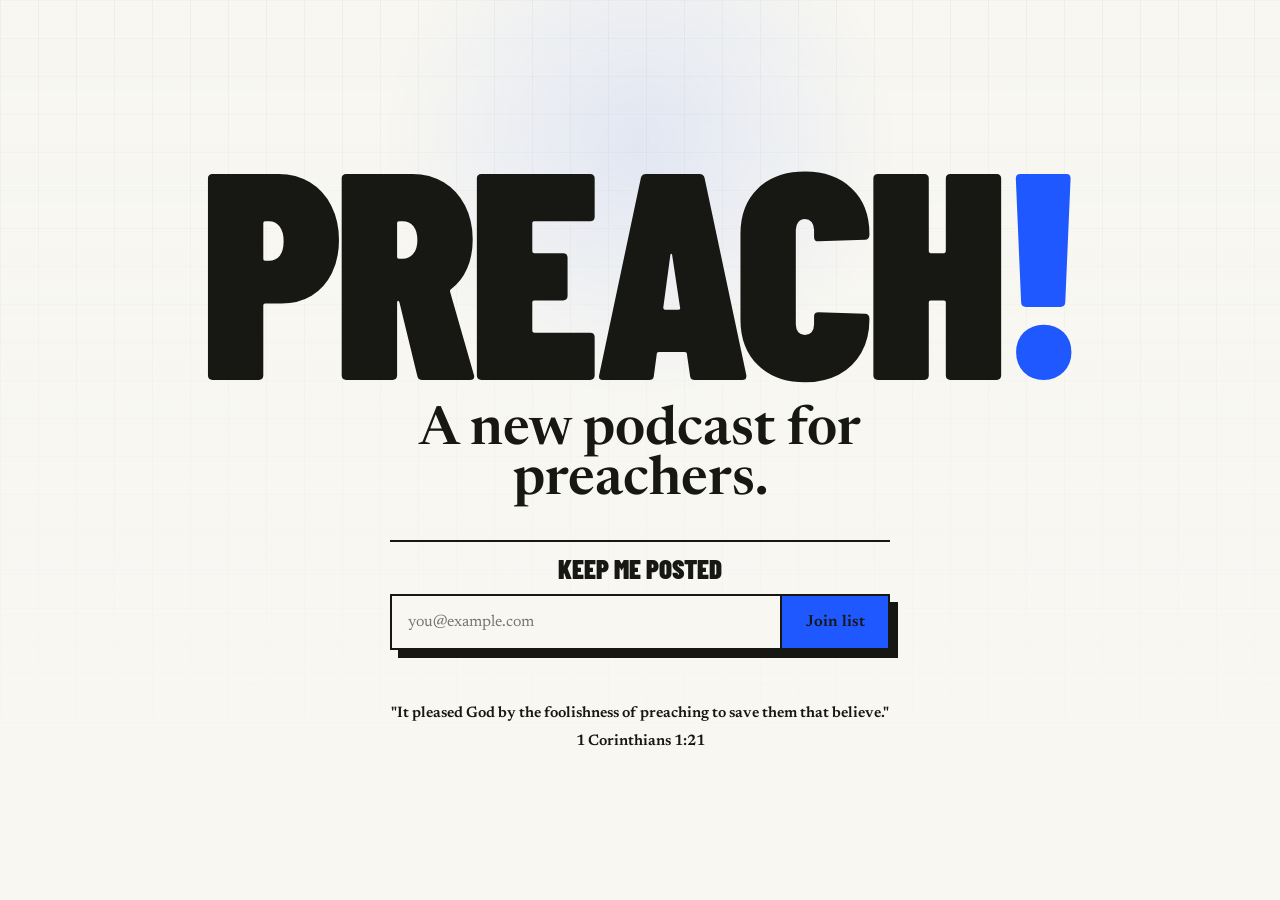
<file: index.html>
<!doctype html>
<html lang="en">
  <head>
    <meta charset="utf-8" />
    <meta name="viewport" content="width=device-width, initial-scale=1" />
    <meta
      name="description"
      content="PREACH! is a new podcast for preachers. Get notified when it launches."
    />
    <meta property="og:title" content="PREACH!" />
    <meta
      property="og:description"
      content="A new podcast for preachers. Sign up to be notified."
    />
    <meta property="og:type" content="website" />
    <meta name="theme-color" content="#f8f7f2" />
    <title>PREACH! | Coming Soon</title>
    <link rel="icon" href="/favicon.svg?v=2" type="image/svg+xml" />
    <link rel="alternate icon" href="/favicon.ico" sizes="32x32" />
    <link rel="preconnect" href="https://fonts.googleapis.com" />
    <link rel="preconnect" href="https://fonts.gstatic.com" crossorigin />
    <link
      href="https://fonts.googleapis.com/css2?family=Barlow+Condensed:wght@700;900&family=Newsreader:opsz,wght@6..72,600&display=swap"
      rel="stylesheet"
    />
    <link rel="stylesheet" href="styles.css" />
  </head>
  <body>
    <main class="page-shell">
      <section class="hero-stack" aria-labelledby="launch-title">
        <header class="masthead" aria-label="PREACH coming soon">
          <h1><span class="wordmark-text">PREACH</span><span class="wordmark-mark">!</span></h1>
        </header>

        <div class="hero-content">
          <h2 id="launch-title">A new podcast for preachers.</h2>

          <form
            class="signup-form"
            name="preach-notify"
            method="POST"
            action="/success/"
            data-netlify="true"
            netlify-honeypot="company"
          >
            <input type="hidden" name="form-name" value="preach-notify" />
            <p class="hidden-field" aria-hidden="true">
              <label>
                Leave this blank
                <input name="company" tabindex="-1" autocomplete="off" />
              </label>
            </p>

            <div class="signup-copy">
              <label for="email">Keep me posted</label>
            </div>
            <div class="form-row">
              <input
                id="email"
                name="email"
                type="email"
                inputmode="email"
                autocomplete="email"
                placeholder="you@example.com"
                required
              />
            <button type="submit">Join list</button>
            </div>
          </form>
        </div>
      </section>

      <p class="verse">
        "It pleased God by the foolishness of preaching to save them that believe."
        <cite>1 Corinthians 1:21</cite>
      </p>
    </main>
  </body>
</html>
</file>
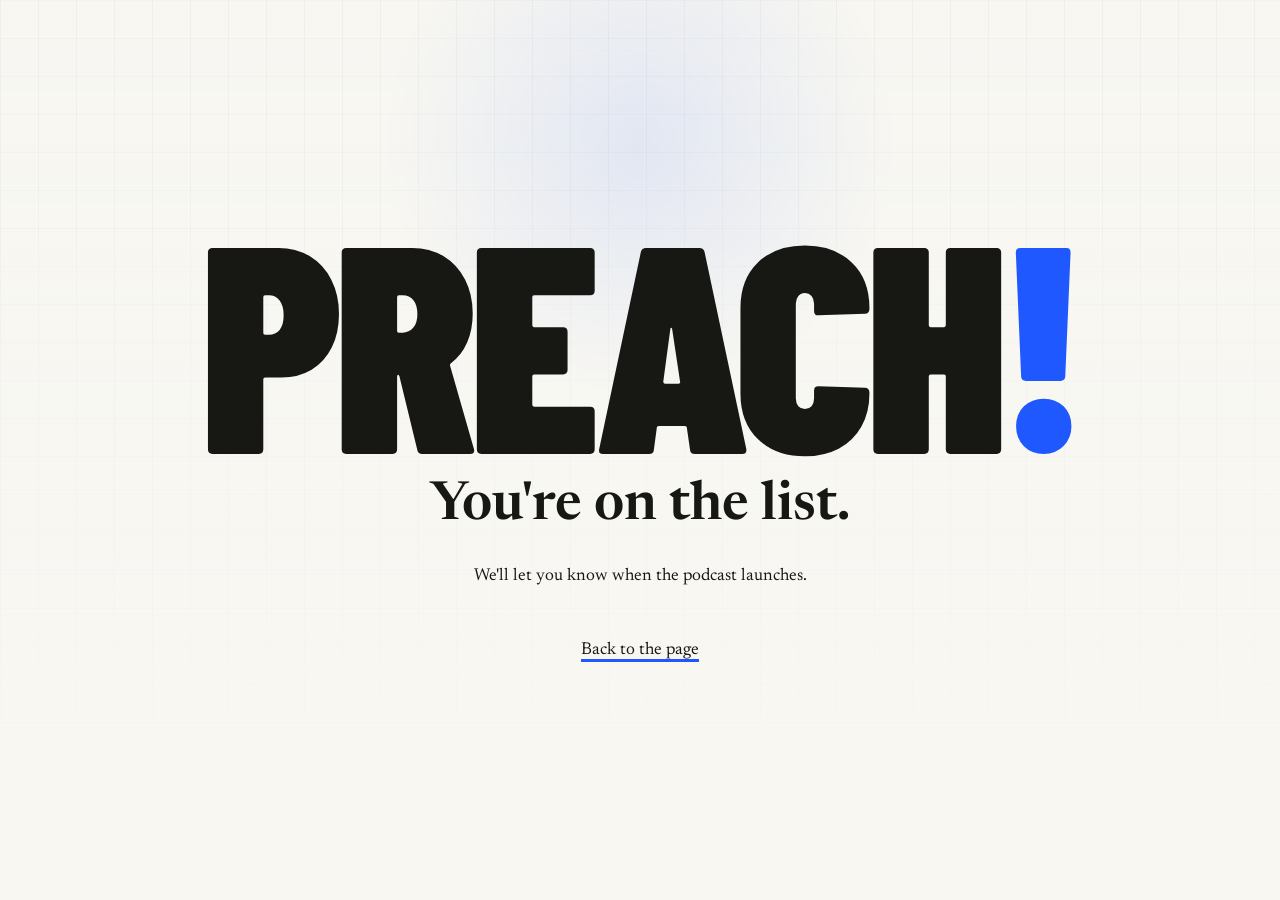
<file: success/index.html>
<!doctype html>
<html lang="en">
  <head>
    <meta charset="utf-8" />
    <meta name="viewport" content="width=device-width, initial-scale=1" />
    <meta name="theme-color" content="#f8f7f2" />
    <title>You're on the list | PREACH!</title>
    <link rel="icon" href="/favicon.svg?v=2" type="image/svg+xml" />
    <link rel="alternate icon" href="/favicon.ico" sizes="32x32" />
    <link rel="preconnect" href="https://fonts.googleapis.com" />
    <link rel="preconnect" href="https://fonts.gstatic.com" crossorigin />
    <link
      href="https://fonts.googleapis.com/css2?family=Barlow+Condensed:wght@700;900&family=Newsreader:opsz,wght@6..72,600&display=swap"
      rel="stylesheet"
    />
    <link rel="stylesheet" href="/styles.css" />
  </head>
  <body>
    <main class="page-shell success-shell">
      <section class="hero-stack success-message" aria-labelledby="success-title">
        <header class="masthead" aria-label="PREACH">
          <h1><span class="wordmark-text">PREACH</span><span class="wordmark-mark">!</span></h1>
        </header>

        <div class="hero-content">
          <h2 id="success-title">You're on the list.</h2>
          <p class="success-copy">We'll let you know when the podcast launches.</p>
          <p><a class="return-link" href="/">Back to the page</a></p>
        </div>
      </section>
    </main>
  </body>
</html>
</file>
<file: styles.css>
:root {
  --paper: #f8f7f2;
  --ink: #171714;
  --muted: #6e6a61;
  --blue: #1f58ff;
  --blue-dark: #073fd4;
  --rule: rgba(17, 17, 15, 0.18);
  --shadow: rgba(17, 17, 15, 0.08);
  --display-font: "Barlow Condensed", "Arial Narrow", Arial, sans-serif;
  --secondary-font: Newsreader, Georgia, serif;
}

* {
  box-sizing: border-box;
}

html {
  min-height: 100%;
  background: var(--paper);
}

body {
  min-height: 100vh;
  margin: 0;
  overflow-x: hidden;
  color: var(--ink);
  background:
    linear-gradient(90deg, rgba(17, 17, 15, 0.035) 1px, transparent 1px) 0 0 / 38px 38px,
    linear-gradient(rgba(17, 17, 15, 0.025) 1px, transparent 1px) 0 0 / 38px 38px,
    var(--paper);
  font-family: var(--secondary-font);
}

body::before {
  position: fixed;
  inset: 0;
  z-index: 0;
  pointer-events: none;
  content: "";
  background:
    radial-gradient(circle at 50% 16%, rgba(31, 88, 255, 0.1), transparent 26%),
    linear-gradient(180deg, rgba(248, 247, 242, 0.02), rgba(248, 247, 242, 0.85) 82%);
}

.page-shell {
  position: relative;
  z-index: 1;
  display: grid;
  min-height: 100vh;
  padding: clamp(16px, 2.8vw, 36px);
  grid-template-rows: auto auto;
  align-content: center;
  gap: clamp(32px, 6vh, 68px);
}

.masthead {
  display: grid;
  text-align: center;
}

.verse,
.signup-copy,
.signup-form label {
  margin: 0;
  font-family: var(--secondary-font);
  font-size: clamp(0.9rem, 1vw, 1rem);
  font-weight: 400;
  line-height: 1.15;
  letter-spacing: 0;
}

h1 {
  display: inline-block;
  margin: 0;
  font-size: clamp(5.8rem, 23vw, 21rem);
  font-weight: 900;
  line-height: 0.78;
  letter-spacing: -0.03em;
  text-transform: uppercase;
  font-family: var(--display-font);
}

h1 .wordmark-mark {
  color: var(--blue);
}

.masthead h1 {
  animation: wordmark-stamp 720ms cubic-bezier(0.16, 1, 0.3, 1) both;
  transform-origin: 50% 72%;
}

.wordmark-text,
.wordmark-mark {
  display: inline-block;
}

.wordmark-mark {
  animation: mark-drop 520ms cubic-bezier(0.18, 1.35, 0.26, 1) 420ms both;
  transform-origin: 50% 10%;
}

.hero-content,
.verse {
  animation: content-rise 560ms ease-out 760ms both;
}

.verse {
  animation-delay: 920ms;
}

.hero-stack {
  display: grid;
  width: min(100%, 1180px);
  margin: 0 auto;
  gap: clamp(14px, 2.5vw, 30px);
  align-self: center;
}

@keyframes wordmark-stamp {
  0% {
    opacity: 0;
    transform: translateY(18px) scaleY(0.72);
    filter: blur(3px);
  }

  62% {
    opacity: 1;
    transform: translateY(0) scaleY(1.08);
    filter: blur(0);
  }

  100% {
    opacity: 1;
    transform: translateY(0) scaleY(1);
    filter: blur(0);
  }
}

@keyframes mark-drop {
  0% {
    opacity: 0;
    transform: translateY(-0.32em) rotate(-7deg) scale(0.78);
  }

  72% {
    opacity: 1;
    transform: translateY(0.03em) rotate(1deg) scale(1.08);
  }

  100% {
    opacity: 1;
    transform: translateY(0) rotate(0) scale(1);
  }
}

@keyframes content-rise {
  0% {
    opacity: 0;
    transform: translateY(12px);
  }

  100% {
    opacity: 1;
    transform: translateY(0);
  }
}

.hero-content {
  display: grid;
  width: min(100%, 560px);
  margin: 0 auto;
  gap: clamp(20px, 3vw, 34px);
  text-align: center;
}

h2 {
  max-width: 14ch;
  margin: 0;
  justify-self: center;
  font-family: var(--secondary-font);
  font-size: clamp(2.35rem, 4.2vw, 4.8rem);
  font-weight: 600;
  line-height: 0.92;
  letter-spacing: 0;
}

.verse {
  max-width: 34rem;
  margin: 0 auto;
  align-self: center;
  color: var(--ink);
  font-family: var(--secondary-font);
  font-size: clamp(0.95rem, 1.05vw, 1.05rem);
  font-weight: 600;
  line-height: 1.32;
  letter-spacing: 0;
  text-align: center;
}

.verse cite {
  display: block;
  margin-top: 8px;
  color: var(--ink);
  font-style: normal;
}

.signup-form {
  display: grid;
  width: min(100%, 500px);
  margin: 0 auto;
  gap: 12px;
  padding-top: 14px;
  border-top: 2px solid var(--ink);
}

.signup-copy {
  display: grid;
  padding-bottom: 2px;
}

.signup-form label {
  color: var(--ink);
  font-family: var(--display-font);
  font-size: clamp(1.35rem, 2.1vw, 2rem);
  font-weight: 900;
  line-height: 0.9;
  text-transform: uppercase;
}

.form-row {
  display: grid;
  gap: 0;
  grid-template-columns: minmax(0, 1fr) max-content;
  border: 2px solid var(--ink);
  background: var(--paper);
  box-shadow: 8px 8px 0 var(--ink);
  transition:
    box-shadow 160ms ease,
    transform 160ms ease;
}

.form-row:focus-within {
  box-shadow: 5px 5px 0 var(--ink);
  transform: translate(3px, 3px);
}

input,
button {
  min-height: 52px;
  border: 0;
  border-radius: 0;
  font-family: var(--secondary-font);
  font-size: 1rem;
}

input {
  width: 100%;
  min-width: 0;
  padding: 0 16px;
  color: var(--ink);
  background: var(--paper);
}

input:focus {
  outline: 0;
}

button {
  display: inline-flex;
  align-items: center;
  justify-content: center;
  min-width: 108px;
  padding: 0 16px;
  color: var(--ink);
  border-left: 2px solid var(--ink);
  background: var(--blue);
  cursor: pointer;
  font-weight: 600;
  transition:
    background 160ms ease,
    box-shadow 160ms ease,
    transform 160ms ease;
}

button:hover {
  color: var(--paper);
  background: var(--blue-dark);
}

button:focus-visible {
  outline: 3px solid rgba(31, 88, 255, 0.42);
  outline-offset: -6px;
}

.hidden-field {
  position: absolute;
  left: -100vw;
  width: 1px;
  height: 1px;
  overflow: hidden;
}

.success-shell {
  grid-template-rows: auto;
}

.success-message {
  align-self: center;
}

.success-copy,
.return-link {
  margin: 0;
  font-family: var(--secondary-font);
  font-size: clamp(1rem, 1.35vw, 1.25rem);
  line-height: 1.35;
}

.return-link {
  color: var(--ink);
  text-decoration-color: var(--blue);
  text-decoration-thickness: 3px;
  text-underline-offset: 5px;
}

.return-link:hover {
  color: var(--blue-dark);
}

@media (max-width: 820px) {
  .page-shell {
    min-height: 100svh;
  }

  h1 {
    font-size: clamp(5.6rem, 25vw, 11rem);
  }

  h2 {
    max-width: 13ch;
  }
}

@media (max-width: 540px) {
  body {
    background-size: 28px 28px;
  }

  .page-shell {
    padding: 14px;
  }

  h1 {
    line-height: 0.78;
  }

  h2 {
    font-size: clamp(2.35rem, 12vw, 3.7rem);
  }

  .form-row {
    grid-template-columns: 1fr;
  }

  button {
    border-top: 2px solid var(--ink);
    border-left: 0;
    width: 100%;
  }
}

@media (prefers-reduced-motion: reduce) {
  *,
  *::before,
  *::after {
    scroll-behavior: auto !important;
    transition-duration: 0.01ms !important;
    animation-duration: 0.01ms !important;
    animation-iteration-count: 1 !important;
  }

  .masthead h1,
  .wordmark-mark,
  .hero-content,
  .verse {
    opacity: 1 !important;
    transform: none !important;
    filter: none !important;
  }
}
</file>
